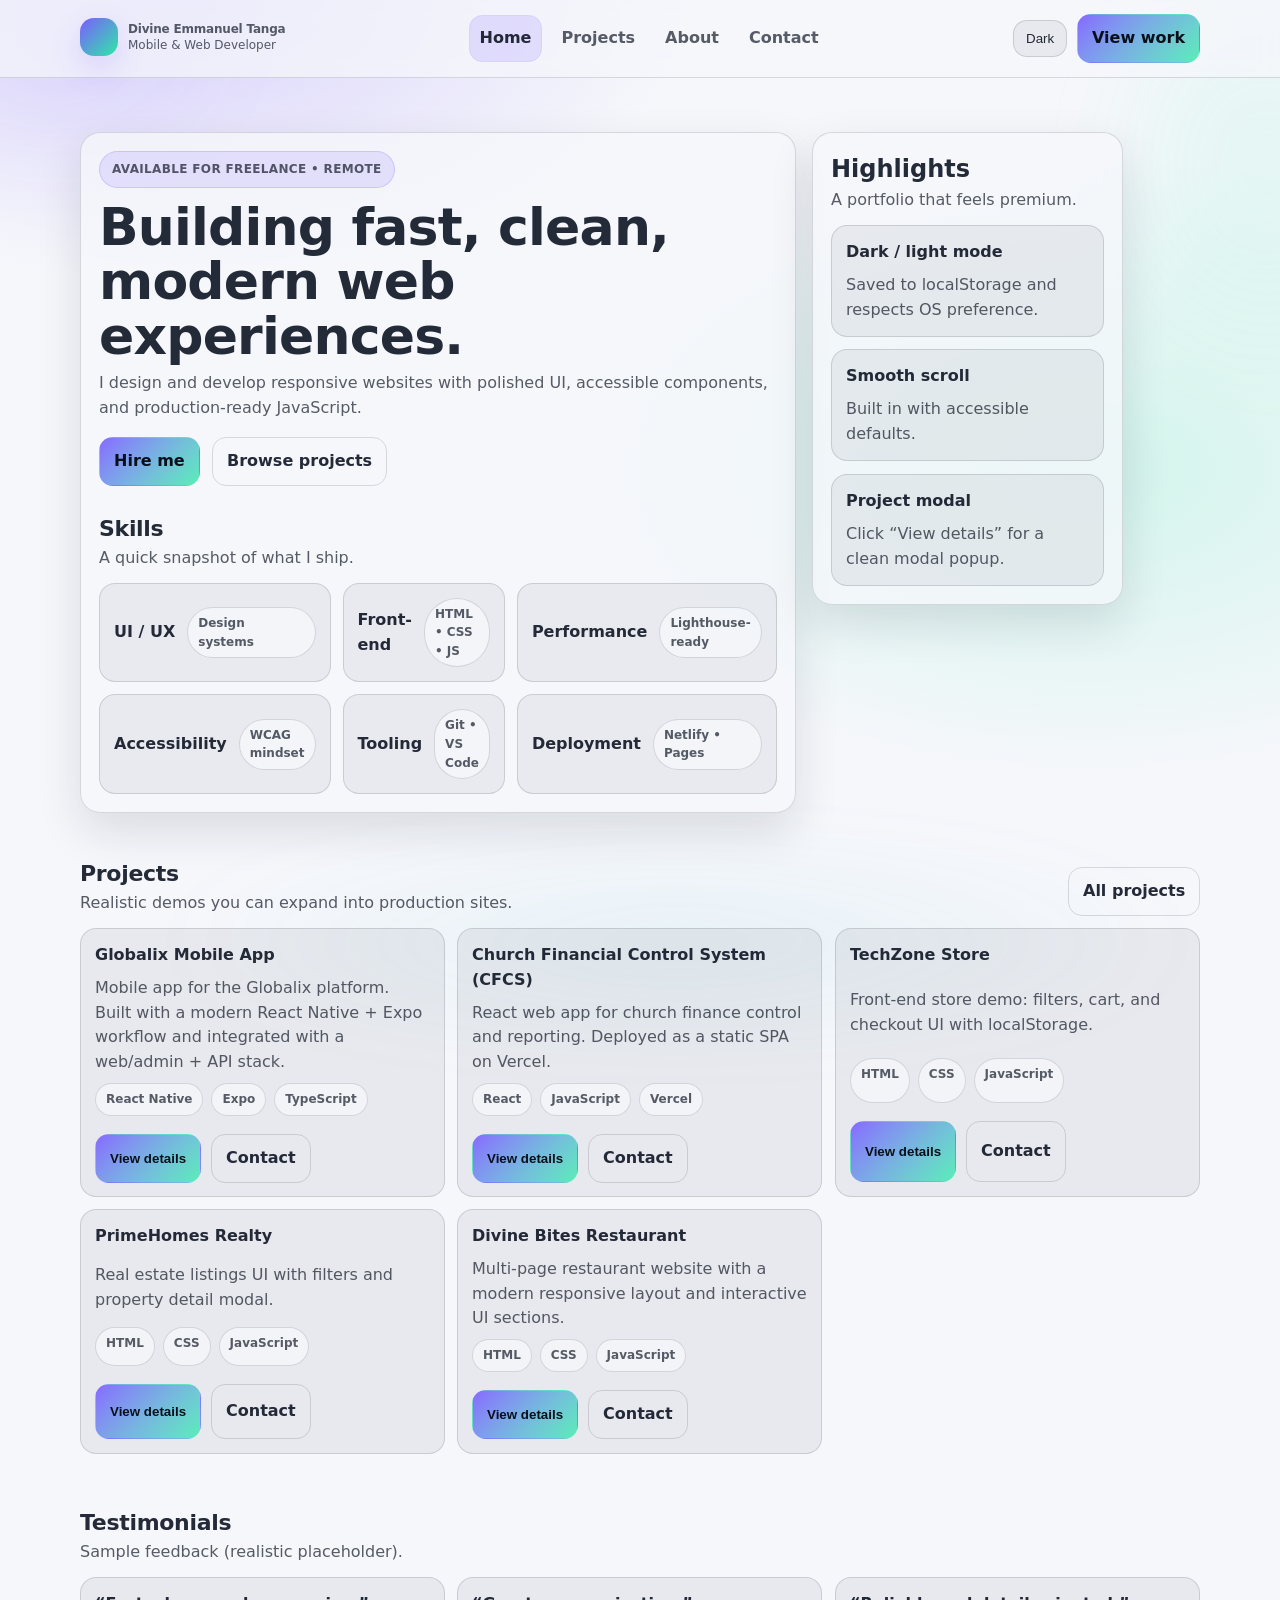
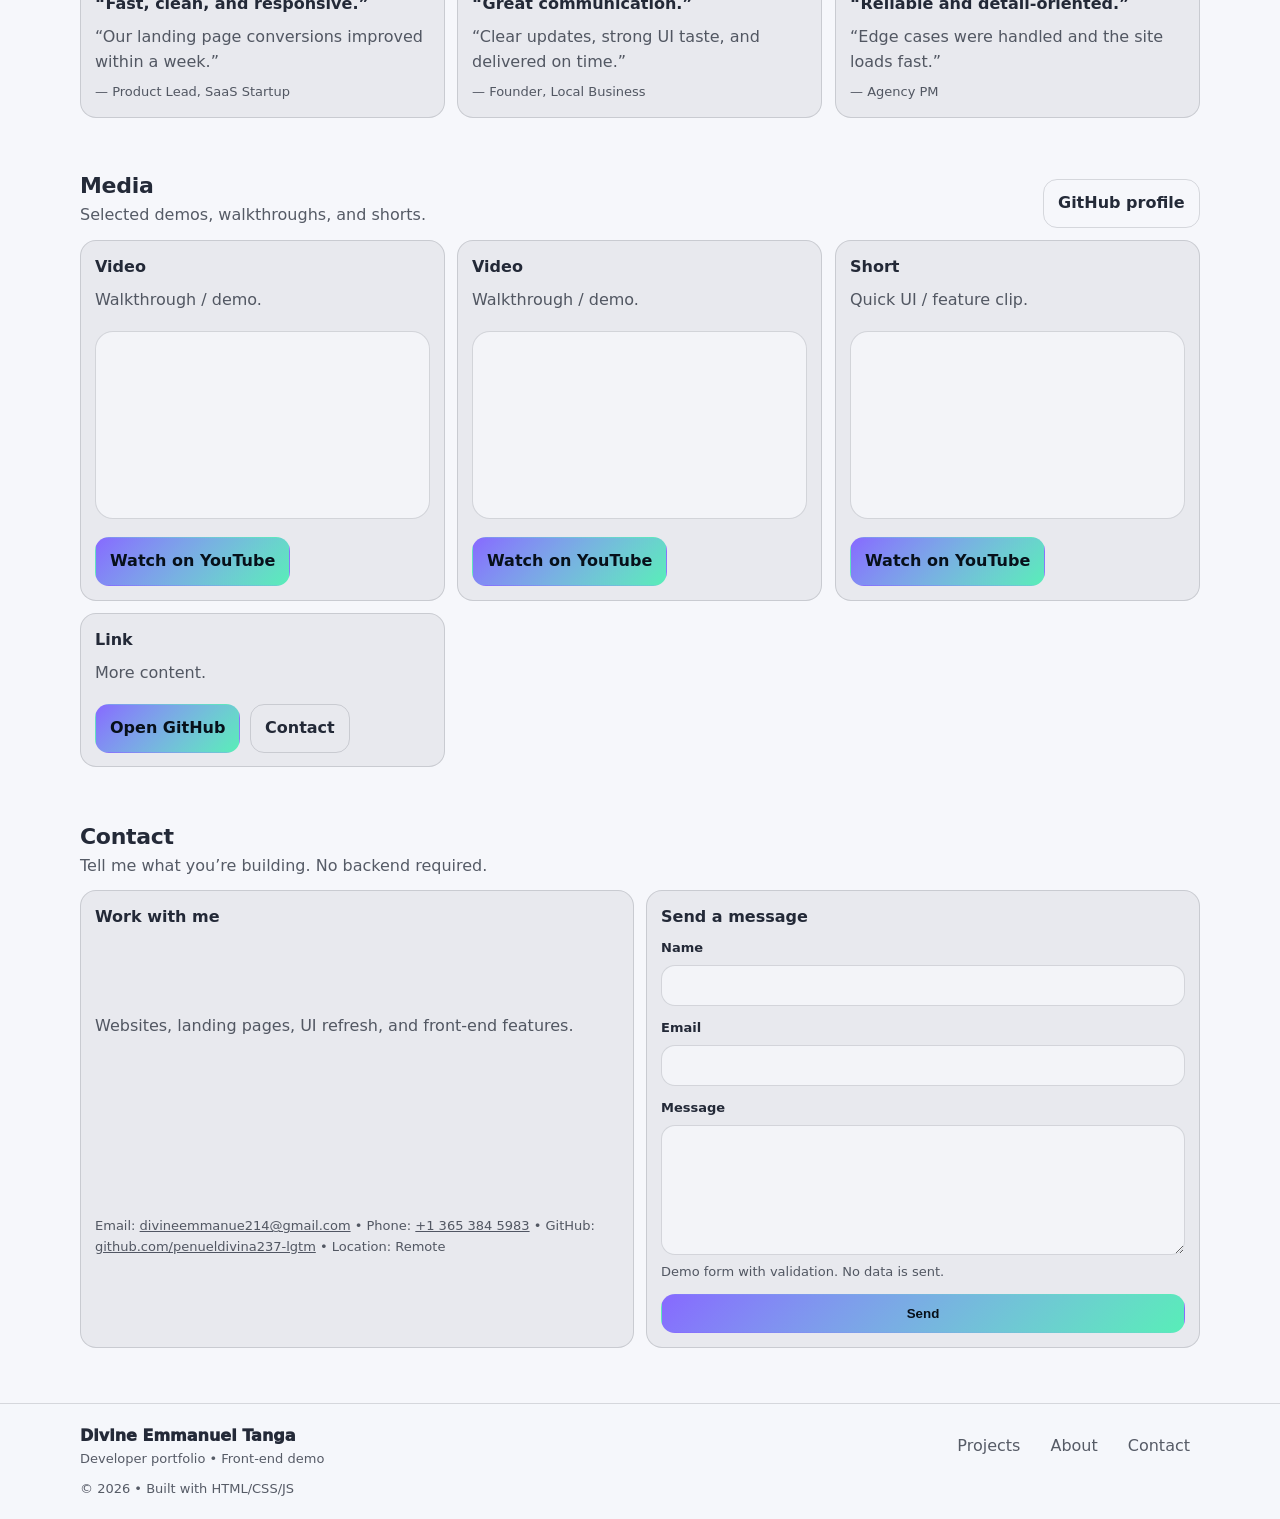
<file: index.html>
<!doctype html>
<html lang="en" data-theme="dark">
<head>
  <meta charset="utf-8" />
  <meta name="viewport" content="width=device-width, initial-scale=1" />
  <title>Personal Portfolio</title>
  <meta name="description" content="Professional developer portfolio — projects, skills, and contact." />
  <link rel="stylesheet" href="assets/css/style.css" />
  <script src="assets/js/script.js" defer></script>
</head>
<body>
  <a class="skip-link" href="#main">Skip to content</a>

  <header class="header">
    <div class="container header-inner">
      <a class="brand" href="./">
        <span class="mark" aria-hidden="true"></span>
        <span>
          <strong>Divine Emmanuel Tanga</strong>
          <span>Mobile &amp; Web Developer</span>
        </span>
      </a>

      <nav class="nav" data-nav aria-label="Primary">
        <a href="./" aria-current="page">Home</a>
        <a href="pages/projects/">Projects</a>
        <a href="pages/about/">About</a>
        <a href="pages/contact/">Contact</a>
      </nav>

      <div class="actions">
        <button class="icon-btn nav-toggle" type="button" data-nav-toggle aria-expanded="false" aria-label="Open menu">Menu</button>
        <button class="icon-btn" type="button" data-theme-toggle aria-label="Toggle theme">Light</button>
        <a class="btn btn-primary" href="#projects">View work</a>
      </div>
    </div>
  </header>

  <main id="main">
    <section class="hero">
      <div class="container hero-grid">
        <div class="card">
          <span class="kicker">Available for freelance • Remote</span>
          <h1>Building fast, clean, modern web experiences.</h1>
          <p class="lead">I design and develop responsive websites with polished UI, accessible components, and production-ready JavaScript.</p>
          <div class="cta">
            <a class="btn btn-primary" href="#contact">Hire me</a>
            <a class="btn btn-ghost" href="pages/projects/">Browse projects</a>
          </div>

          <div class="section" style="padding-bottom:0">
            <div class="section-head">
              <div>
                <h2>Skills</h2>
                <p class="lead">A quick snapshot of what I ship.</p>
              </div>
            </div>
            <div class="grid grid-3">
              <div class="skill"><strong>UI / UX</strong><span class="pill">Design systems</span></div>
              <div class="skill"><strong>Front-end</strong><span class="pill">HTML • CSS • JS</span></div>
              <div class="skill"><strong>Performance</strong><span class="pill">Lighthouse-ready</span></div>
              <div class="skill"><strong>Accessibility</strong><span class="pill">WCAG mindset</span></div>
              <div class="skill"><strong>Tooling</strong><span class="pill">Git • VS Code</span></div>
              <div class="skill"><strong>Deployment</strong><span class="pill">Netlify • Pages</span></div>
            </div>
          </div>
        </div>

        <aside class="card">
          <h2 style="margin:0">Highlights</h2>
          <p class="lead">A portfolio that feels premium.</p>
          <div class="grid" style="margin-top:12px">
            <div class="project">
              <h3>Dark / light mode</h3>
              <p>Saved to localStorage and respects OS preference.</p>
            </div>
            <div class="project">
              <h3>Smooth scroll</h3>
              <p>Built in with accessible defaults.</p>
            </div>
            <div class="project">
              <h3>Project modal</h3>
              <p>Click “View details” for a clean modal popup.</p>
            </div>
          </div>
        </aside>
      </div>
    </section>

    <section class="section" id="projects">
      <div class="container">
        <div class="section-head">
          <div>
            <h2>Projects</h2>
            <p class="lead">Realistic demos you can expand into production sites.</p>
          </div>
          <a class="btn btn-ghost" href="pages/projects/">All projects</a>
        </div>
        <div class="grid grid-3" data-projects></div>
      </div>
    </section>

    <section class="section" id="testimonials">
      <div class="container">
        <div class="section-head">
          <div>
            <h2>Testimonials</h2>
            <p class="lead">Sample feedback (realistic placeholder).</p>
          </div>
        </div>
        <div class="grid grid-3">
          <div class="project">
            <h3>“Fast, clean, and responsive.”</h3>
            <p>“Our landing page conversions improved within a week.”</p>
            <p class="small">— Product Lead, SaaS Startup</p>
          </div>
          <div class="project">
            <h3>“Great communication.”</h3>
            <p>“Clear updates, strong UI taste, and delivered on time.”</p>
            <p class="small">— Founder, Local Business</p>
          </div>
          <div class="project">
            <h3>“Reliable and detail-oriented.”</h3>
            <p>“Edge cases were handled and the site loads fast.”</p>
            <p class="small">— Agency PM</p>
          </div>
        </div>
      </div>
    </section>

    <section class="section" id="media">
      <div class="container">
        <div class="section-head">
          <div>
            <h2>Media</h2>
            <p class="lead">Selected demos, walkthroughs, and shorts.</p>
          </div>
          <a class="btn btn-ghost" href="https://github.com/penueldivina237-lgtm" target="_blank" rel="noreferrer">GitHub profile</a>
        </div>

        <div class="grid grid-3">
          <article class="project">
            <h3>Video</h3>
            <p>Walkthrough / demo.</p>
            <div class="media" style="margin-top:10px">
              <iframe title="YouTube video" src="https://www.youtube-nocookie.com/embed/AgEG9IT_TPw" loading="lazy" referrerpolicy="strict-origin-when-cross-origin" allow="accelerometer; autoplay; clipboard-write; encrypted-media; gyroscope; picture-in-picture; web-share" allowfullscreen></iframe>
            </div>
            <div style="margin-top:10px;display:flex;gap:10px;flex-wrap:wrap">
              <a class="btn btn-primary" href="https://youtu.be/AgEG9IT_TPw" target="_blank" rel="noreferrer">Watch on YouTube</a>
            </div>
          </article>

          <article class="project">
            <h3>Video</h3>
            <p>Walkthrough / demo.</p>
            <div class="media" style="margin-top:10px">
              <iframe title="YouTube video" src="https://www.youtube-nocookie.com/embed/1ImkVgovg9M" loading="lazy" referrerpolicy="strict-origin-when-cross-origin" allow="accelerometer; autoplay; clipboard-write; encrypted-media; gyroscope; picture-in-picture; web-share" allowfullscreen></iframe>
            </div>
            <div style="margin-top:10px;display:flex;gap:10px;flex-wrap:wrap">
              <a class="btn btn-primary" href="https://youtu.be/1ImkVgovg9M" target="_blank" rel="noreferrer">Watch on YouTube</a>
            </div>
          </article>

          <article class="project">
            <h3>Short</h3>
            <p>Quick UI / feature clip.</p>
            <div class="media" style="margin-top:10px">
              <iframe title="YouTube short" src="https://www.youtube-nocookie.com/embed/6hMq_6Sjiu0" loading="lazy" referrerpolicy="strict-origin-when-cross-origin" allow="accelerometer; autoplay; clipboard-write; encrypted-media; gyroscope; picture-in-picture; web-share" allowfullscreen></iframe>
            </div>
            <div style="margin-top:10px;display:flex;gap:10px;flex-wrap:wrap">
              <a class="btn btn-primary" href="https://youtube.com/shorts/6hMq_6Sjiu0" target="_blank" rel="noreferrer">Watch on YouTube</a>
            </div>
          </article>

          <article class="project">
            <h3>Link</h3>
            <p>More content.</p>
            <div style="margin-top:10px;display:flex;gap:10px;flex-wrap:wrap">
              <a class="btn btn-primary" href="https://github.com/penueldivina237-lgtm" target="_blank" rel="noreferrer">Open GitHub</a>
              <a class="btn btn-ghost" href="pages/contact/">Contact</a>
            </div>
          </article>
        </div>
      </div>
    </section>

    <section class="section" id="contact">
      <div class="container">
        <div class="section-head">
          <div>
            <h2>Contact</h2>
            <p class="lead">Tell me what you’re building. No backend required.</p>
          </div>
        </div>
        <div class="grid grid-2">
          <div class="project">
            <h3>Work with me</h3>
            <p>Websites, landing pages, UI refresh, and front-end features.</p>
            <div style="height:8px"></div>
            <p class="small">Email: <a href="mailto:divineemmanue214@gmail.com">divineemmanue214@gmail.com</a> • Phone: <a href="tel:+13653845983">+1 365 384 5983</a> • GitHub: <a href="https://github.com/penueldivina237-lgtm" target="_blank" rel="noreferrer">github.com/penueldivina237-lgtm</a> • Location: Remote</p>
          </div>
          <div class="project">
            <h3>Send a message</h3>
            <div class="notice" data-form-notice aria-hidden="true" role="status"></div>
            <form class="form" data-contact-form>
              <div class="field">
                <label class="label" for="name">Name</label>
                <input class="input" id="name" name="name" autocomplete="name" required />
              </div>
              <div class="field">
                <label class="label" for="email">Email</label>
                <input class="input" id="email" name="email" type="email" autocomplete="email" required />
              </div>
              <div class="field">
                <label class="label" for="message">Message</label>
                <textarea class="textarea" id="message" name="message" required></textarea>
                <div class="small">Demo form with validation. No data is sent.</div>
              </div>
              <button class="btn btn-primary" type="submit">Send</button>
            </form>
          </div>
        </div>
      </div>
    </section>

    <div class="modal-backdrop" data-modal-backdrop aria-hidden="true" role="dialog" aria-label="Project details">
      <div class="modal">
        <div class="modal-header">
          <div class="modal-title" data-modal-title>Project</div>
          <button class="icon-btn" type="button" data-close-modal aria-label="Close">Close</button>
        </div>
        <div data-modal-body></div>
      </div>
    </div>
  </main>

  <footer class="footer">
    <div class="container footer-inner">
      <div class="footer-top">
        <div>
          <div style="font-weight:950">Divine Emmanuel Tanga</div>
          <div class="small">Developer portfolio • Front-end demo</div>
        </div>
        <div class="footer-links" aria-label="Footer">
          <a href="pages/projects/">Projects</a>
          <a href="pages/about/">About</a>
          <a href="pages/contact/">Contact</a>
        </div>
      </div>
      <div class="small">© <span data-year></span> • Built with HTML/CSS/JS</div>
    </div>
  </footer>
</body>
</html>
</file>
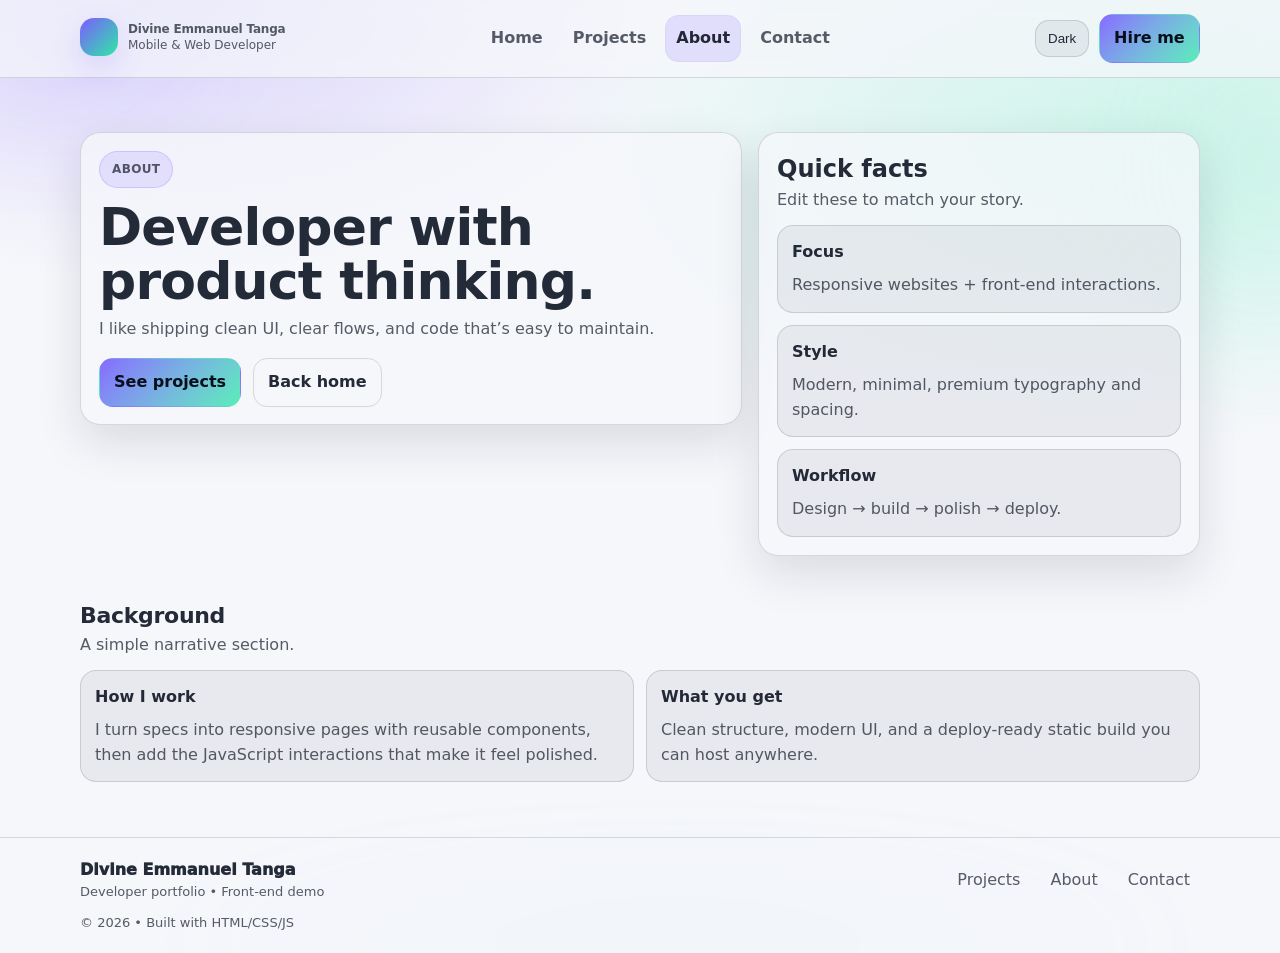
<file: pages/about/index.html>
<!doctype html>
<html lang="en" data-theme="dark">
<head>
  <meta charset="utf-8" />
  <meta name="viewport" content="width=device-width, initial-scale=1" />
  <title>About • Personal Portfolio</title>
  <meta name="description" content="About the developer" />
  <link rel="stylesheet" href="../../assets/css/style.css" />
  <script src="../../assets/js/script.js" defer></script>
</head>
<body>
  <a class="skip-link" href="#main">Skip to content</a>

  <header class="header">
    <div class="container header-inner">
      <a class="brand" href="../../">
        <span class="mark" aria-hidden="true"></span>
        <span>
          <strong>Divine Emmanuel Tanga</strong>
          <span>Mobile &amp; Web Developer</span>
        </span>
      </a>

      <nav class="nav" data-nav aria-label="Primary">
        <a href="../../">Home</a>
        <a href="../projects/">Projects</a>
        <a href="./" aria-current="page">About</a>
        <a href="../contact/">Contact</a>
      </nav>

      <div class="actions">
        <button class="icon-btn nav-toggle" type="button" data-nav-toggle aria-expanded="false" aria-label="Open menu">Menu</button>
        <button class="icon-btn" type="button" data-theme-toggle aria-label="Toggle theme">Light</button>
        <a class="btn btn-primary" href="../../#contact">Hire me</a>
      </div>
    </div>
  </header>

  <main id="main">
    <section class="hero">
      <div class="container hero-grid">
        <div class="card">
          <span class="kicker">About</span>
          <h1>Developer with product thinking.</h1>
          <p class="lead">I like shipping clean UI, clear flows, and code that’s easy to maintain.</p>
          <div class="cta">
            <a class="btn btn-primary" href="../projects/">See projects</a>
            <a class="btn btn-ghost" href="../../">Back home</a>
          </div>
        </div>

        <aside class="card">
          <h2 style="margin:0">Quick facts</h2>
          <p class="lead">Edit these to match your story.</p>
          <div class="grid" style="margin-top:12px">
            <div class="project"><h3>Focus</h3><p>Responsive websites + front-end interactions.</p></div>
            <div class="project"><h3>Style</h3><p>Modern, minimal, premium typography and spacing.</p></div>
            <div class="project"><h3>Workflow</h3><p>Design → build → polish → deploy.</p></div>
          </div>
        </aside>
      </div>
    </section>

    <section class="section">
      <div class="container">
        <div class="section-head">
          <div>
            <h2>Background</h2>
            <p class="lead">A simple narrative section.</p>
          </div>
        </div>
        <div class="grid grid-2">
          <div class="project">
            <h3>How I work</h3>
            <p>I turn specs into responsive pages with reusable components, then add the JavaScript interactions that make it feel polished.</p>
          </div>
          <div class="project">
            <h3>What you get</h3>
            <p>Clean structure, modern UI, and a deploy-ready static build you can host anywhere.</p>
          </div>
        </div>
      </div>
    </section>
  </main>

  <footer class="footer">
    <div class="container footer-inner">
      <div class="footer-top">
        <div>
          <div style="font-weight:950">Divine Emmanuel Tanga</div>
          <div class="small">Developer portfolio • Front-end demo</div>
        </div>
        <div class="footer-links" aria-label="Footer">
          <a href="../projects/">Projects</a>
          <a href="./">About</a>
          <a href="../contact/">Contact</a>
        </div>
      </div>
      <div class="small">© <span data-year></span> • Built with HTML/CSS/JS</div>
    </div>
  </footer>
</body>
</html>
</file>
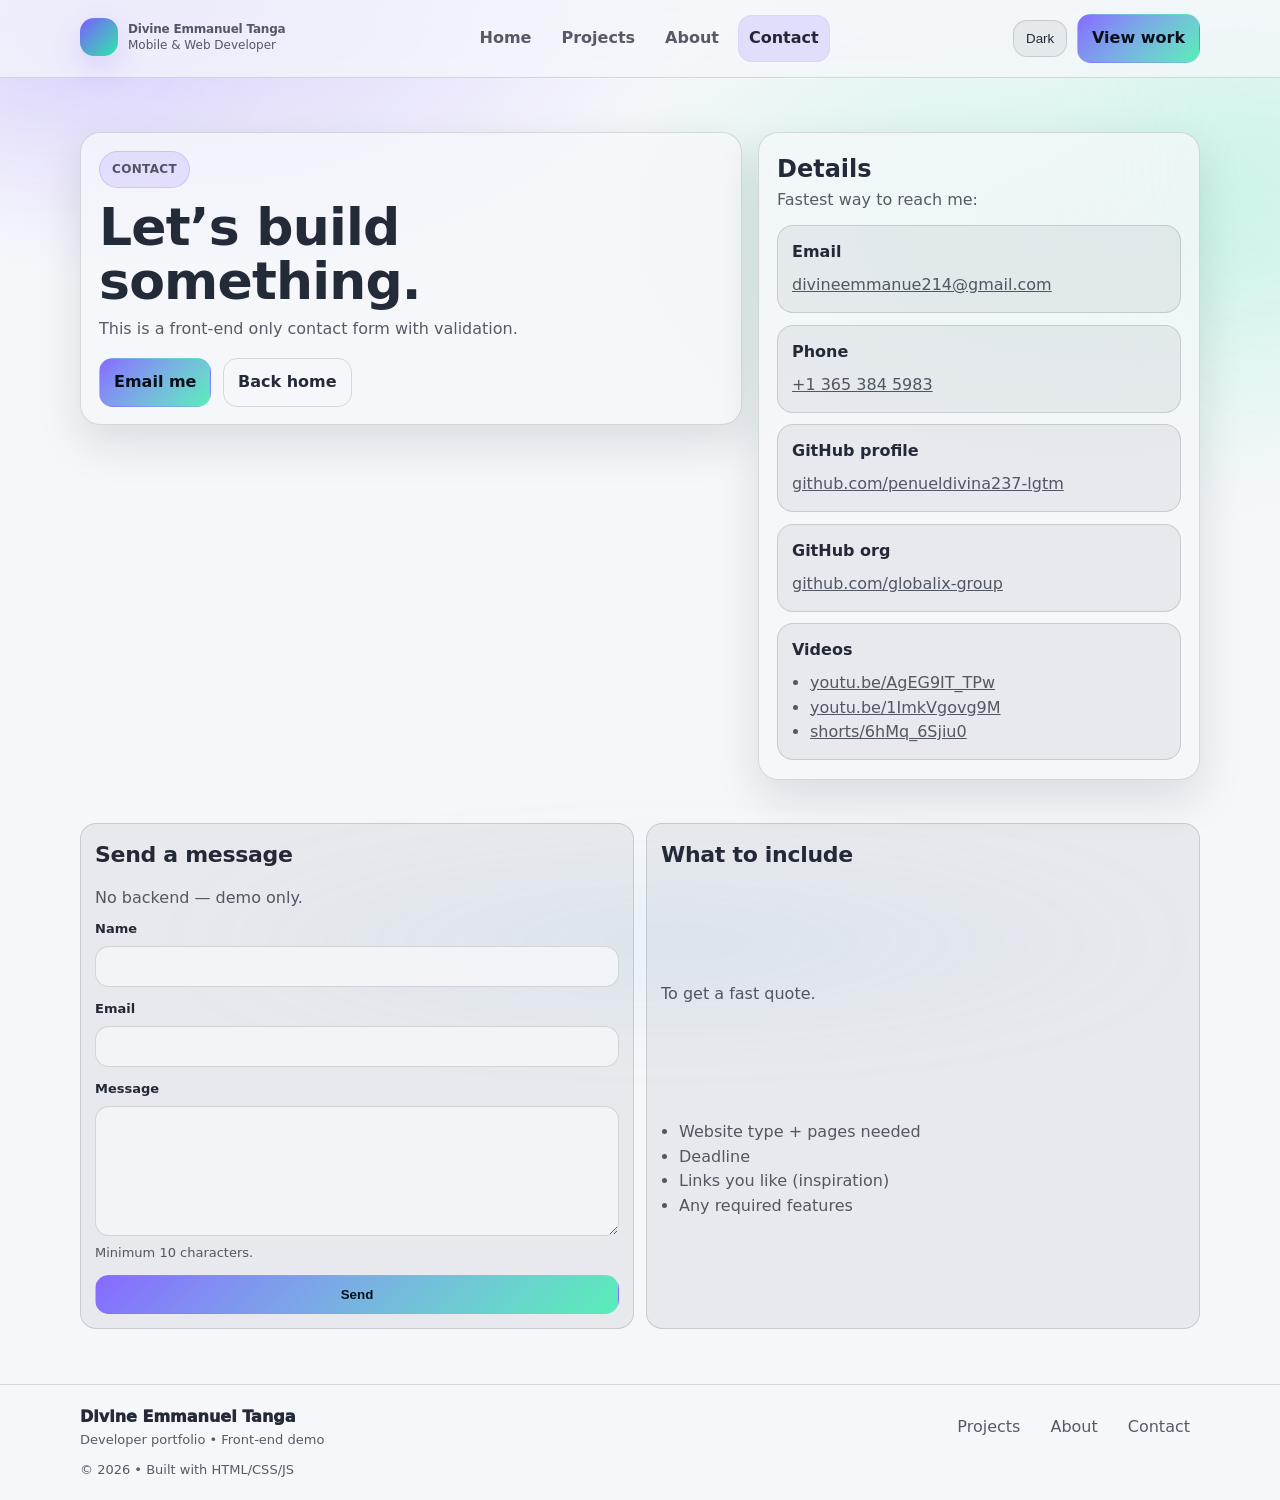
<file: pages/contact/index.html>
<!doctype html>
<html lang="en" data-theme="dark">
<head>
  <meta charset="utf-8" />
  <meta name="viewport" content="width=device-width, initial-scale=1" />
  <title>Contact • Personal Portfolio</title>
  <meta name="description" content="Contact the developer" />
  <link rel="stylesheet" href="../../assets/css/style.css" />
  <script src="../../assets/js/script.js" defer></script>
</head>
<body>
  <a class="skip-link" href="#main">Skip to content</a>

  <header class="header">
    <div class="container header-inner">
      <a class="brand" href="../../">
        <span class="mark" aria-hidden="true"></span>
        <span>
          <strong>Divine Emmanuel Tanga</strong>
          <span>Mobile &amp; Web Developer</span>
        </span>
      </a>

      <nav class="nav" data-nav aria-label="Primary">
        <a href="../../">Home</a>
        <a href="../projects/">Projects</a>
        <a href="../about/">About</a>
        <a href="./" aria-current="page">Contact</a>
      </nav>

      <div class="actions">
        <button class="icon-btn nav-toggle" type="button" data-nav-toggle aria-expanded="false" aria-label="Open menu">Menu</button>
        <button class="icon-btn" type="button" data-theme-toggle aria-label="Toggle theme">Light</button>
        <a class="btn btn-primary" href="../../#projects">View work</a>
      </div>
    </div>
  </header>

  <main id="main">
    <section class="hero">
      <div class="container hero-grid">
        <div class="card">
          <span class="kicker">Contact</span>
          <h1>Let’s build something.</h1>
          <p class="lead">This is a front-end only contact form with validation.</p>
          <div class="cta">
            <a class="btn btn-primary" href="mailto:divineemmanue214@gmail.com">Email me</a>
            <a class="btn btn-ghost" href="../../">Back home</a>
          </div>
        </div>

        <aside class="card">
          <h2 style="margin:0">Details</h2>
          <p class="lead">Fastest way to reach me:</p>
          <div class="grid" style="margin-top:12px">
            <div class="project"><h3>Email</h3><p><a href="mailto:divineemmanue214@gmail.com">divineemmanue214@gmail.com</a></p></div>
            <div class="project"><h3>Phone</h3><p><a href="tel:+13653845983">+1 365 384 5983</a></p></div>
            <div class="project"><h3>GitHub profile</h3><p><a href="https://github.com/penueldivina237-lgtm" target="_blank" rel="noreferrer">github.com/penueldivina237-lgtm</a></p></div>
            <div class="project"><h3>GitHub org</h3><p><a href="https://github.com/globalix-group" target="_blank" rel="noreferrer">github.com/globalix-group</a></p></div>
            <div class="project">
              <h3>Videos</h3>
              <ul style="margin:0;color:var(--muted);padding-left:18px">
                <li><a href="https://youtu.be/AgEG9IT_TPw" target="_blank" rel="noreferrer">youtu.be/AgEG9IT_TPw</a></li>
                <li><a href="https://youtu.be/1ImkVgovg9M" target="_blank" rel="noreferrer">youtu.be/1ImkVgovg9M</a></li>
                <li><a href="https://youtube.com/shorts/6hMq_6Sjiu0" target="_blank" rel="noreferrer">shorts/6hMq_6Sjiu0</a></li>
              </ul>
            </div>
          </div>
        </aside>
      </div>
    </section>

    <section class="section">
      <div class="container">
        <div class="grid grid-2">
          <div class="project">
            <h2 style="margin:0 0 6px">Send a message</h2>
            <p class="lead">No backend — demo only.</p>
            <div class="notice" data-form-notice aria-hidden="true" role="status"></div>
            <form class="form" data-contact-form>
              <div class="field">
                <label class="label" for="name">Name</label>
                <input class="input" id="name" name="name" autocomplete="name" required />
              </div>
              <div class="field">
                <label class="label" for="email">Email</label>
                <input class="input" id="email" name="email" type="email" autocomplete="email" required />
              </div>
              <div class="field">
                <label class="label" for="message">Message</label>
                <textarea class="textarea" id="message" name="message" required></textarea>
                <div class="small">Minimum 10 characters.</div>
              </div>
              <button class="btn btn-primary" type="submit">Send</button>
            </form>
          </div>

          <div class="project">
            <h2 style="margin:0 0 6px">What to include</h2>
            <p class="lead">To get a fast quote.</p>
            <ul style="margin:10px 0 0;color:var(--muted);padding-left:18px">
              <li>Website type + pages needed</li>
              <li>Deadline</li>
              <li>Links you like (inspiration)</li>
              <li>Any required features</li>
            </ul>
          </div>
        </div>
      </div>
    </section>
  </main>

  <footer class="footer">
    <div class="container footer-inner">
      <div class="footer-top">
        <div>
          <div style="font-weight:950">Divine Emmanuel Tanga</div>
          <div class="small">Developer portfolio • Front-end demo</div>
        </div>
        <div class="footer-links" aria-label="Footer">
          <a href="../projects/">Projects</a>
          <a href="../about/">About</a>
          <a href="./">Contact</a>
        </div>
      </div>
      <div class="small">© <span data-year></span> • Built with HTML/CSS/JS</div>
    </div>
  </footer>
</body>
</html>
</file>
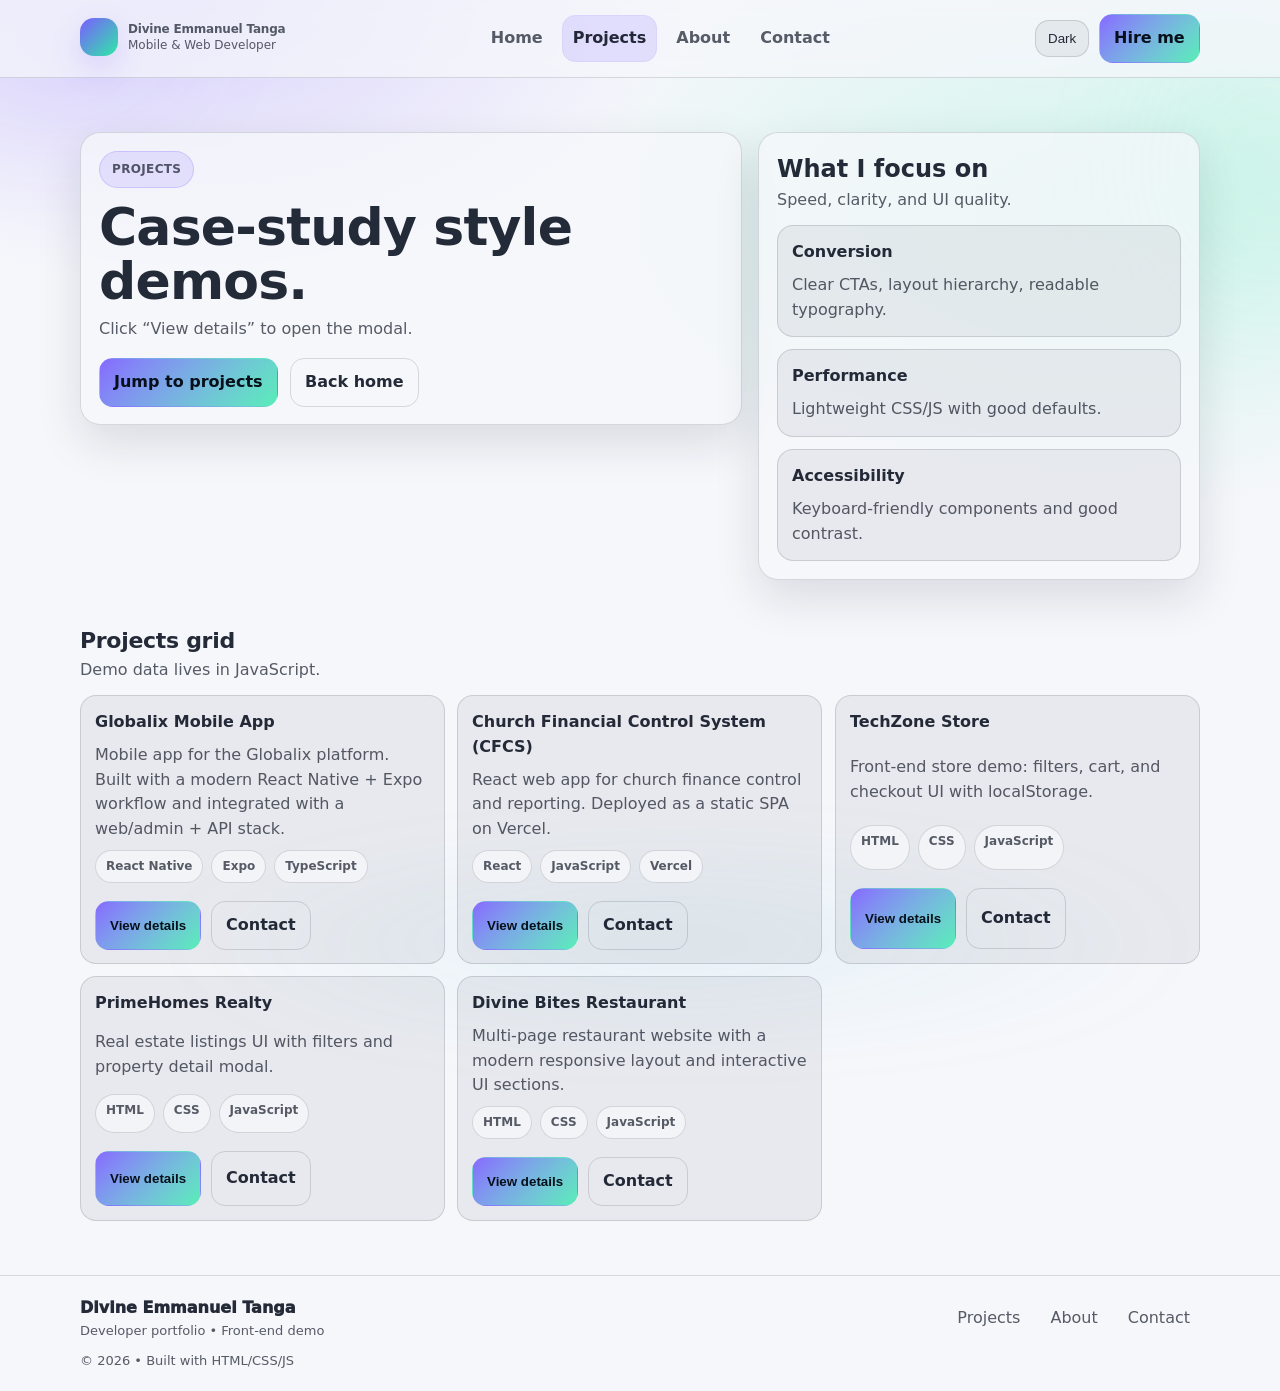
<file: pages/projects/index.html>
<!doctype html>
<html lang="en" data-theme="dark">
<head>
  <meta charset="utf-8" />
  <meta name="viewport" content="width=device-width, initial-scale=1" />
  <title>Projects • Personal Portfolio</title>
  <meta name="description" content="Projects and case studies" />
  <link rel="stylesheet" href="../../assets/css/style.css" />
  <script src="../../assets/js/script.js" defer></script>
</head>
<body>
  <a class="skip-link" href="#main">Skip to content</a>

  <header class="header">
    <div class="container header-inner">
      <a class="brand" href="../../">
        <span class="mark" aria-hidden="true"></span>
        <span>
          <strong>Divine Emmanuel Tanga</strong>
          <span>Mobile &amp; Web Developer</span>
        </span>
      </a>

      <nav class="nav" data-nav aria-label="Primary">
        <a href="../../">Home</a>
        <a href="./" aria-current="page">Projects</a>
        <a href="../about/">About</a>
        <a href="../contact/">Contact</a>
      </nav>

      <div class="actions">
        <button class="icon-btn nav-toggle" type="button" data-nav-toggle aria-expanded="false" aria-label="Open menu">Menu</button>
        <button class="icon-btn" type="button" data-theme-toggle aria-label="Toggle theme">Light</button>
        <a class="btn btn-primary" href="../../#contact">Hire me</a>
      </div>
    </div>
  </header>

  <main id="main">
    <section class="hero">
      <div class="container hero-grid">
        <div class="card">
          <span class="kicker">Projects</span>
          <h1>Case-study style demos.</h1>
          <p class="lead">Click “View details” to open the modal.</p>
          <div class="cta">
            <a class="btn btn-primary" href="../../#projects">Jump to projects</a>
            <a class="btn btn-ghost" href="../../">Back home</a>
          </div>
        </div>
        <aside class="card">
          <h2 style="margin:0">What I focus on</h2>
          <p class="lead">Speed, clarity, and UI quality.</p>
          <div class="grid" style="margin-top:12px">
            <div class="project"><h3>Conversion</h3><p>Clear CTAs, layout hierarchy, readable typography.</p></div>
            <div class="project"><h3>Performance</h3><p>Lightweight CSS/JS with good defaults.</p></div>
            <div class="project"><h3>Accessibility</h3><p>Keyboard-friendly components and good contrast.</p></div>
          </div>
        </aside>
      </div>
    </section>

    <section class="section">
      <div class="container">
        <div class="section-head">
          <div>
            <h2>Projects grid</h2>
            <p class="lead">Demo data lives in JavaScript.</p>
          </div>
        </div>
        <div class="grid grid-3" data-projects></div>
      </div>
    </section>

    <div class="modal-backdrop" data-modal-backdrop aria-hidden="true" role="dialog" aria-label="Project details">
      <div class="modal">
        <div class="modal-header">
          <div class="modal-title" data-modal-title>Project</div>
          <button class="icon-btn" type="button" data-close-modal aria-label="Close">Close</button>
        </div>
        <div data-modal-body></div>
      </div>
    </div>
  </main>

  <footer class="footer">
    <div class="container footer-inner">
      <div class="footer-top">
        <div>
          <div style="font-weight:950">Divine Emmanuel Tanga</div>
          <div class="small">Developer portfolio • Front-end demo</div>
        </div>
        <div class="footer-links" aria-label="Footer">
          <a href="./">Projects</a>
          <a href="../about/">About</a>
          <a href="../contact/">Contact</a>
        </div>
      </div>
      <div class="small">© <span data-year></span> • Built with HTML/CSS/JS</div>
    </div>
  </footer>
</body>
</html>
</file>
<file: assets/css/style.css>
/* Personal Portfolio — upgraded (pure CSS)
   Features: dark/light mode, project modal-ready.
*/

:root{
  --bg: #0b1020;
  --surface: rgba(255,255,255,.06);
  --surface-2: rgba(255,255,255,.10);
  --text: rgba(255,255,255,.92);
  --muted: rgba(255,255,255,.70);
  --border: rgba(255,255,255,.14);
  --brand: #7c5cff;
  --brand-2: #2ee9a6;
  --shadow: 0 18px 46px rgba(0,0,0,.38);
  --radius-lg: 20px;
  --radius-md: 14px;
  --container: 1120px;
}

/* Light theme overrides */
:root[data-theme="light"]{
  --bg: #f6f7fb;
  --surface: rgba(17,24,39,.06);
  --surface-2: rgba(17,24,39,.10);
  --text: rgba(17,24,39,.92);
  --muted: rgba(17,24,39,.70);
  --border: rgba(17,24,39,.14);
  --shadow: 0 18px 46px rgba(17,24,39,.12);
}

*{ box-sizing: border-box; }
html{ scroll-behavior: smooth; }
body{
  margin: 0;
  font-family: ui-sans-serif, system-ui, -apple-system, Segoe UI, Roboto, Helvetica, Arial;
  line-height: 1.55;
  color: var(--text);
  background:
    radial-gradient(900px 520px at 15% 0%, color-mix(in srgb, var(--brand) 22%, transparent), transparent 55%),
    radial-gradient(900px 520px at 85% 15%, color-mix(in srgb, var(--brand-2) 18%, transparent), transparent 60%),
    var(--bg);
}

a{ color: inherit; }
.container{ width: min(100% - 32px, var(--container)); margin-inline: auto; }

.skip-link{
  position: absolute;
  left: 12px;
  top: 12px;
  padding: 10px 12px;
  border-radius: 10px;
  background: rgba(0,0,0,.75);
  color: #fff;
  transform: translateY(-200%);
  transition: transform .2s ease;
  z-index: 9999;
}
.skip-link:focus{ transform: translateY(0); outline: 2px solid var(--brand); }

.header{
  position: sticky;
  top: 0;
  z-index: 60;
  backdrop-filter: blur(10px);
  background: color-mix(in srgb, var(--bg) 70%, transparent);
  border-bottom: 1px solid var(--border);
}
.header-inner{ display:flex; align-items:center; justify-content:space-between; gap: 14px; padding: 14px 0; }

.brand{ display:inline-flex; align-items:center; gap: 10px; text-decoration:none; }
.mark{
  width: 38px; height: 38px; border-radius: 14px;
  background: linear-gradient(135deg, var(--brand), var(--brand-2));
  box-shadow: 0 12px 30px color-mix(in srgb, var(--brand) 20%, transparent);
}
.brand strong{ letter-spacing: -.2px; }
.brand span{ display:block; font-size: 12px; color: var(--muted); margin-top: -2px; }

.nav{ display:flex; align-items:center; gap: 10px; }
.nav a{
  text-decoration:none;
  color: var(--muted);
  font-weight: 700;
  padding: 10px 10px;
  border-radius: 12px;
}
.nav a:hover{ background: var(--surface); color: var(--text); }
.nav a[aria-current="page"]{ background: color-mix(in srgb, var(--brand) 16%, transparent); color: var(--text); outline: 1px solid color-mix(in srgb, var(--brand) 22%, transparent); }

.actions{ display:flex; align-items:center; gap: 10px; }

.btn{
  display:inline-flex;
  align-items:center;
  justify-content:center;
  gap: 10px;
  padding: 11px 14px;
  border-radius: 14px;
  border: 1px solid var(--border);
  background: var(--surface);
  color: var(--text);
  text-decoration:none;
  font-weight: 900;
  cursor:pointer;
}
.btn:hover{ background: var(--surface-2); }
.btn-primary{
  background: linear-gradient(135deg, color-mix(in srgb, var(--brand) 92%, #fff), color-mix(in srgb, var(--brand-2) 80%, #fff));
  border-color: transparent;
  color: #07101a;
}
.btn-primary:hover{ filter: brightness(1.02); }
.btn-ghost{ background: transparent; }

.icon-btn{
  appearance:none;
  border: 1px solid var(--border);
  background: var(--surface);
  color: var(--text);
  padding: 10px 12px;
  border-radius: 14px;
  cursor:pointer;
}
.icon-btn:hover{ background: var(--surface-2); }

.nav-toggle{ display:none; }

.hero{ padding: 54px 0 18px; }
.hero-grid{ display:grid; gap: 16px; }

.card{
  border: 1px solid var(--border);
  background: color-mix(in srgb, var(--bg) 72%, #ffffff12);
  border-radius: var(--radius-lg);
  box-shadow: var(--shadow);
  padding: 18px;
}

.kicker{
  display:inline-flex;
  gap: 8px;
  align-items:center;
  padding: 8px 12px;
  border-radius: 999px;
  background: color-mix(in srgb, var(--brand) 14%, transparent);
  border: 1px solid color-mix(in srgb, var(--brand) 22%, transparent);
  color: var(--muted);
  font-weight: 900;
  font-size: 12px;
  letter-spacing: .35px;
  text-transform: uppercase;
}

h1{ margin: 12px 0 8px; font-size: clamp(30px, 4.6vw, 52px); line-height: 1.05; letter-spacing: -0.8px; }
.lead{ margin: 0; color: var(--muted); font-size: 16px; }

.cta{ display:flex; flex-wrap:wrap; gap: 12px; margin-top: 16px; }

.grid{ display:grid; gap: 12px; }
.grid-2{ grid-template-columns: 1fr; }
.grid-3{ grid-template-columns: 1fr; }

.section{ padding: 26px 0; }
.section-head{ display:flex; align-items:end; justify-content:space-between; gap: 14px; margin-bottom: 12px; }
.section h2{ margin: 0; font-size: 22px; letter-spacing: -.3px; }
.small{ font-size: 13px; color: var(--muted); }

.skill{ display:flex; align-items:center; justify-content:space-between; gap: 12px; padding: 14px; border-radius: 16px; border: 1px solid var(--border); background: var(--surface); }
.pill{ font-size: 12px; font-weight: 900; padding: 6px 10px; border-radius: 999px; border: 1px solid var(--border); background: color-mix(in srgb, var(--bg) 75%, #ffffff10); color: var(--muted); }

.project{
  padding: 14px;
  border-radius: 16px;
  border: 1px solid var(--border);
  background: var(--surface);
  display:grid;
  gap: 8px;
}
.project h3{ margin: 0; font-size: 16px; }
.project p{ margin: 0; color: var(--muted); }
.project .tags{ display:flex; flex-wrap:wrap; gap: 8px; }

.form{ display:grid; gap: 12px; }
.field{ display:grid; gap: 7px; }
.label{ font-weight: 900; font-size: 13px; }
.input, .textarea{
  width: 100%;
  padding: 12px 12px;
  border-radius: 14px;
  border: 1px solid var(--border);
  background: color-mix(in srgb, var(--bg) 75%, #ffffff10);
  color: var(--text);
  outline: none;
}
.textarea{ min-height: 130px; resize: vertical; }

.notice{
  padding: 12px;
  border-radius: 14px;
  border: 1px solid color-mix(in srgb, var(--brand-2) 30%, transparent);
  background: color-mix(in srgb, var(--brand-2) 10%, transparent);
  display:none;
}
.notice[aria-hidden="false"]{ display:block; }

.footer{ margin-top: 28px; border-top: 1px solid var(--border); background: color-mix(in srgb, var(--bg) 70%, transparent); }
.footer-inner{ padding: 20px 0; display:grid; gap: 10px; }
.footer-top{ display:flex; flex-wrap:wrap; align-items:center; justify-content:space-between; gap: 12px; }
.footer-links{ display:flex; flex-wrap:wrap; gap: 10px; }
.footer-links a{ color: var(--muted); text-decoration:none; padding: 8px 10px; border-radius: 10px; }
.footer-links a:hover{ background: var(--surface); color: var(--text); }

/* Media embeds */
.media{
  aspect-ratio: 16/9;
  border-radius: 18px;
  border: 1px solid var(--border);
  background: color-mix(in srgb, var(--bg) 72%, #ffffff10);
  overflow: hidden;
}
.media iframe{ width: 100%; height: 100%; border: 0; display:block; }

/* Modal */
.modal-backdrop{
  position: fixed;
  inset: 0;
  background: rgba(0,0,0,.56);
  display:none;
  align-items:center;
  justify-content:center;
  padding: 18px;
  z-index: 90;
}
.modal-backdrop[aria-hidden="false"]{ display:flex; }
.modal{
  width: min(760px, 100%);
  border-radius: 20px;
  border: 1px solid var(--border);
  background: color-mix(in srgb, var(--bg) 86%, #ffffff12);
  backdrop-filter: blur(10px);
  box-shadow: var(--shadow);
  padding: 16px;
}
.modal-header{ display:flex; align-items:center; justify-content:space-between; gap: 12px; margin-bottom: 8px; }
.modal-title{ font-weight: 950; }

@media (min-width: 820px){
  .hero-grid{ grid-template-columns: 1.2fr .8fr; align-items:start; }
  .grid-2{ grid-template-columns: repeat(2, 1fr); }
  .grid-3{ grid-template-columns: repeat(3, 1fr); }
}

@media (max-width: 860px){
  .nav{ display:none; }
  .nav-toggle{ display:inline-flex; }
  .nav.is-open{
    display:grid;
    position:absolute;
    left: 16px;
    right: 16px;
    top: 64px;
    padding: 12px;
    border-radius: 18px;
    border: 1px solid var(--border);
    background: color-mix(in srgb, var(--bg) 90%, #ffffff12);
    box-shadow: var(--shadow);
  }
}

/* Theme motion + animations */
body{ position: relative; isolation: isolate; overflow-x: hidden; }
body::before{
  content:"";
  position: fixed;
  inset: -22%;
  background:
    radial-gradient(closest-side at 18% 18%, var(--brand) 0%, transparent 62%),
    radial-gradient(closest-side at 84% 28%, var(--brand-2) 0%, transparent 64%),
    radial-gradient(closest-side at 52% 88%, color-mix(in srgb, var(--brand) 35%, var(--brand-2)) 0%, transparent 62%);
  opacity: .10;
  filter: blur(48px) saturate(1.2);
  transform: translateZ(0);
  animation: auroraShift 17s ease-in-out infinite alternate;
  z-index: -1;
  pointer-events: none;
}

@keyframes auroraShift{
  0%{ transform: translate3d(-1.4%, -1.1%, 0) scale(1); }
  100%{ transform: translate3d(1.3%, 1.1%, 0) scale(1.06); }
}

@keyframes floaty{
  0%,100%{ transform: translateY(0); }
  50%{ transform: translateY(-3px); }
}

.mark{ animation: floaty 6.5s ease-in-out infinite; }

@media (hover:hover){
  .btn, .icon-btn{
    transition: transform .18s ease, filter .18s ease, background .18s ease, box-shadow .18s ease, border-color .18s ease;
    will-change: transform;
  }
  .btn:hover, .icon-btn:hover{ transform: translateY(-1px); }
  .btn:active, .icon-btn:active{ transform: translateY(0); }

  .card, .project{
    transition: transform .22s ease, background .22s ease, box-shadow .22s ease, border-color .22s ease;
    will-change: transform;
  }
  .card:hover, .project:hover{
    transform: translateY(-2px);
    box-shadow: 0 22px 60px color-mix(in srgb, #000 42%, transparent);
  }
}

.reveal{
  opacity: 0;
  transform: translateY(14px);
  transition: opacity .55s ease, transform .55s cubic-bezier(.2,.8,.2,1);
}
.reveal.is-in{ opacity: 1; transform: none; }

@media (prefers-reduced-motion: reduce){
  html{ scroll-behavior: auto; }
  *{ transition:none !important; animation:none !important; }
  body::before{ display:none; }
  .reveal{ opacity: 1 !important; transform: none !important; }
}
</file>
